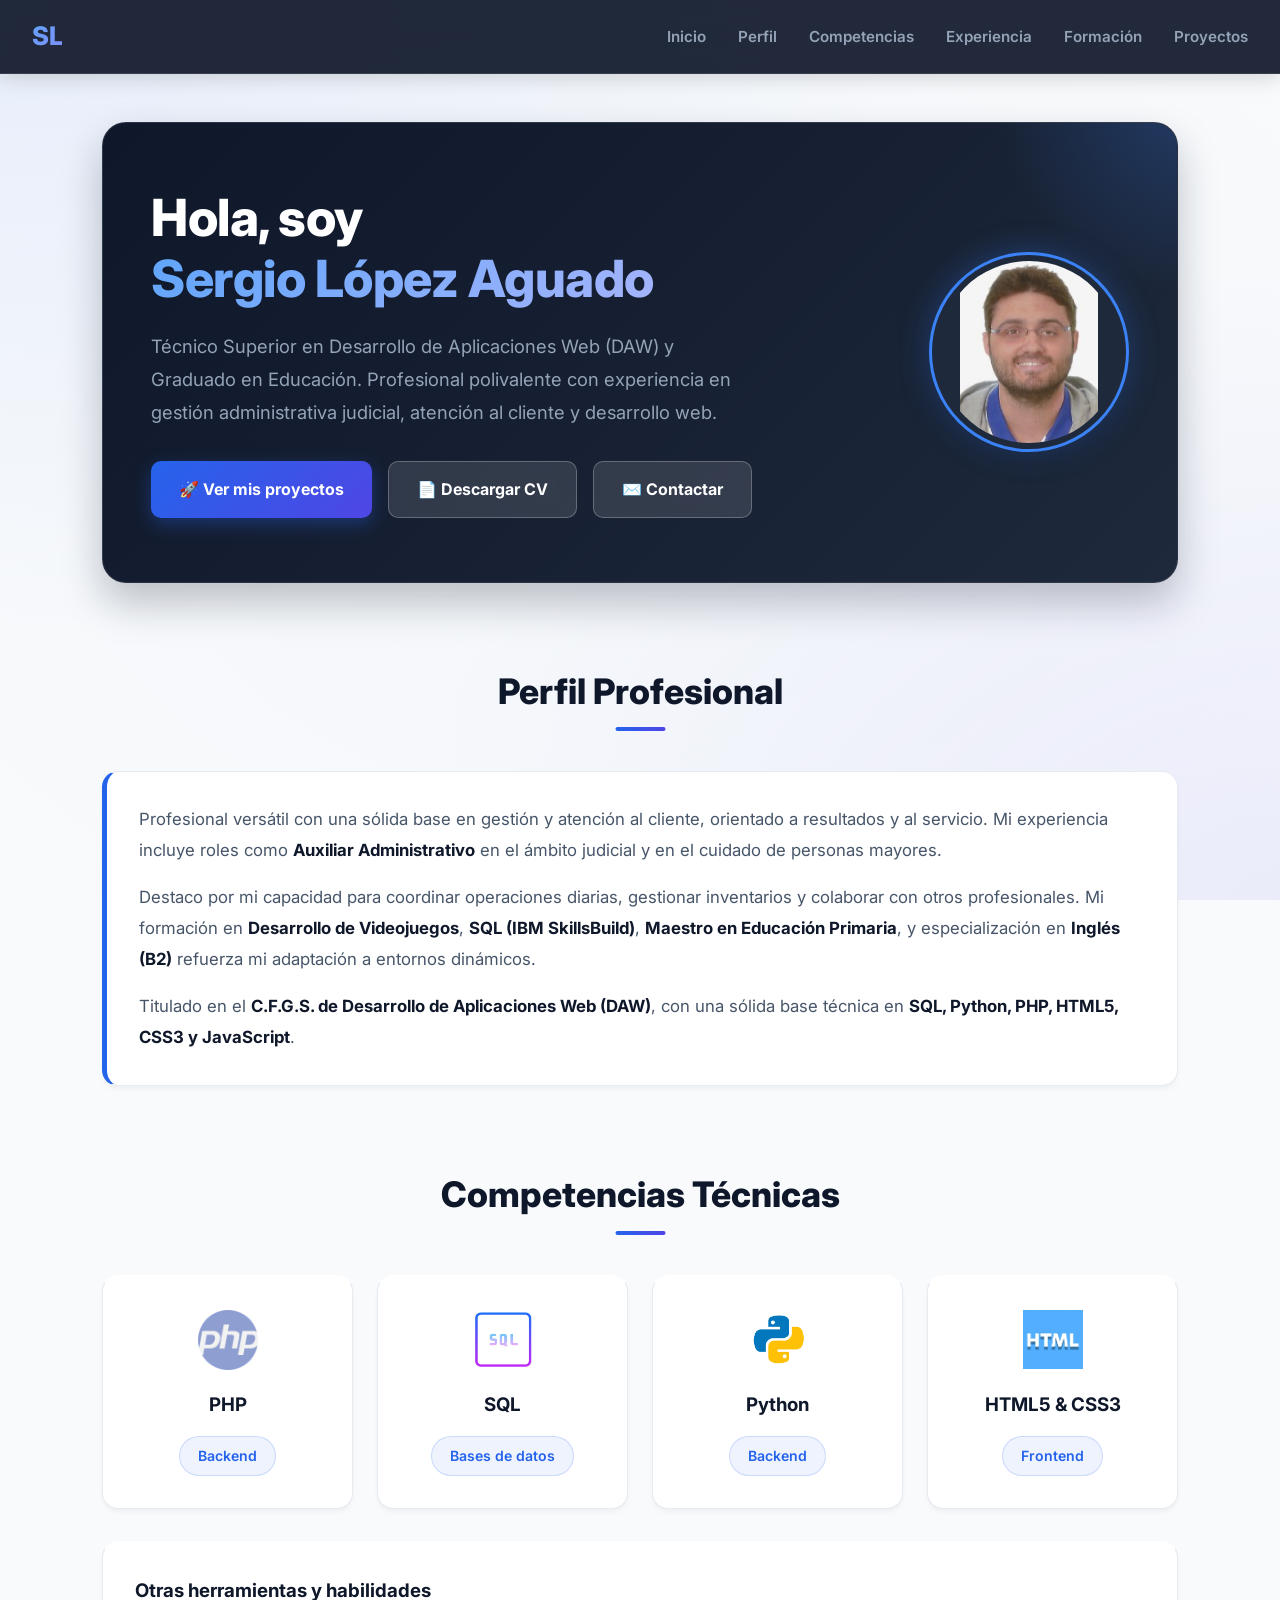
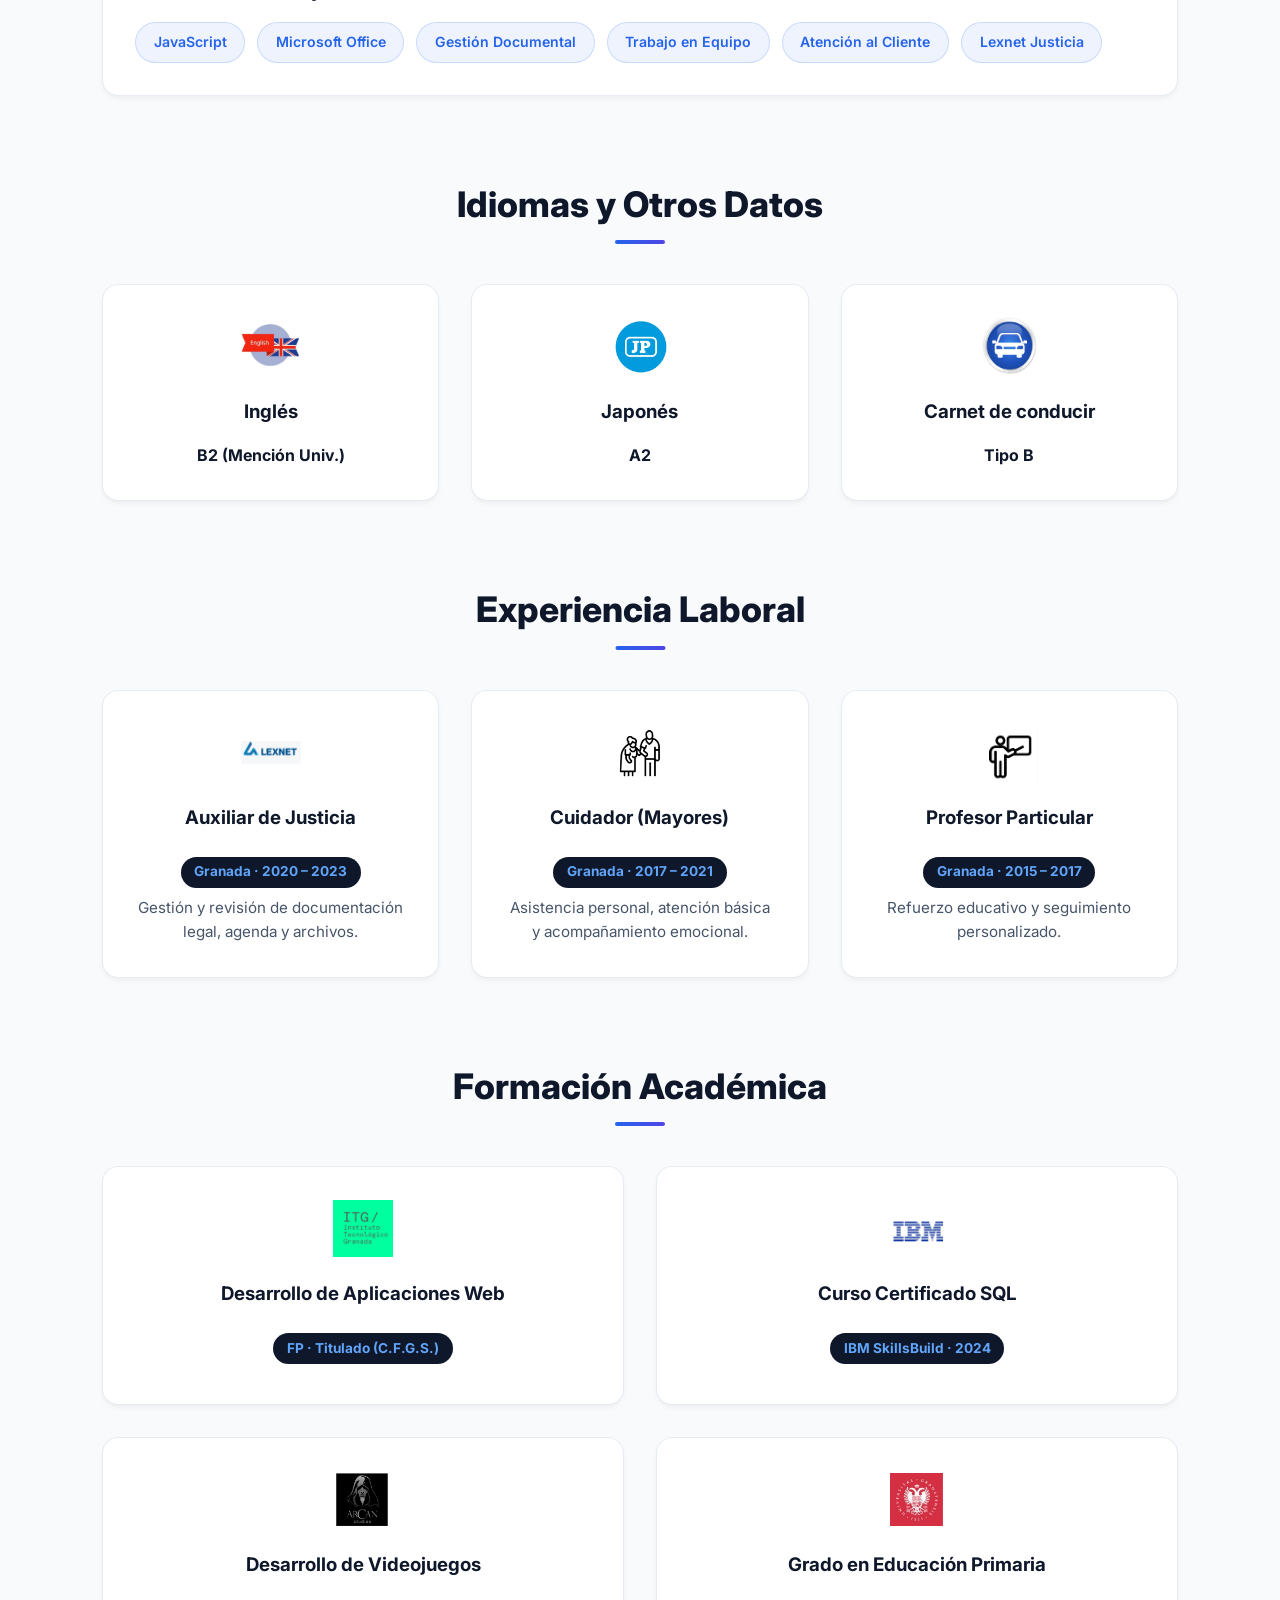
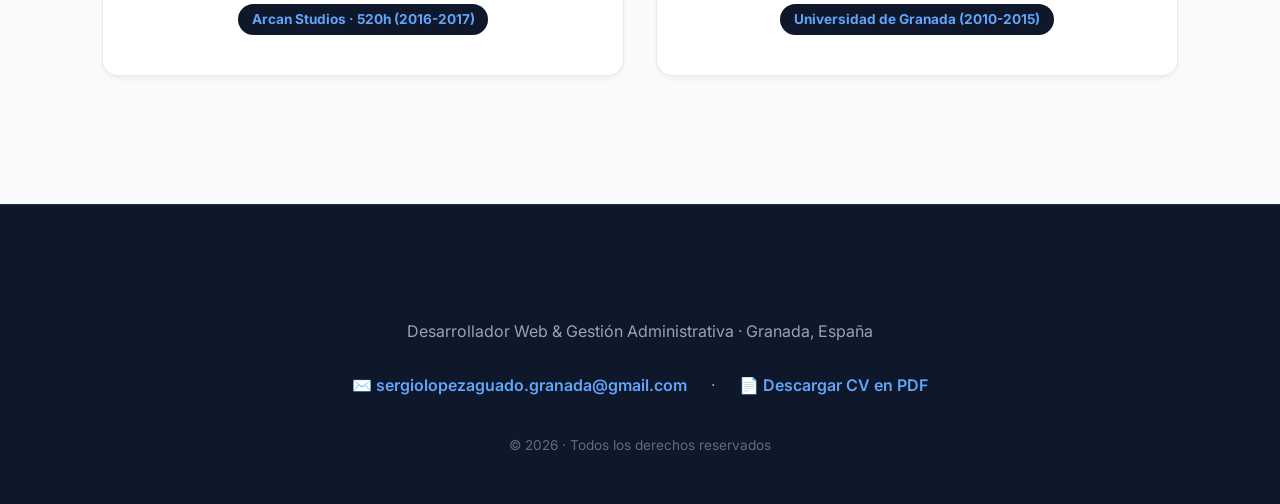
<file: index.html>
<!DOCTYPE html>
<html lang="es">

<head>
    <meta charset="UTF-8">
    <meta name="viewport" content="width=device-width, initial-scale=1.0">
    <title>Portfolio | Sergio López Aguado</title>
    <meta name="description"
        content="Currículum Vitae y Portfolio de Sergio López Aguado. Desarrollador Web y Gestión Administrativa.">
    <!-- Google Analytics (GA4) -->
    <script async src="https://www.googletagmanager.com/gtag/js?id=G-Y1JH2H4H5H"></script>
    <script>
        window.dataLayer = window.dataLayer || [];
        function gtag() { dataLayer.push(arguments); }
        gtag('js', new Date());

        gtag('config', 'G-Y1JH2H4H5H');
    </script>
    <link rel="icon" type="image/svg+xml" href="assets/favicon.svg">
    <link rel="stylesheet" href="estilos.css">
    <script src="script.js" defer></script>
</head>

<body>
    <nav class="navbar">
        <a href="index.html" class="nav-brand">SL</a>
        <ul class="nav-links">
            <li><a href="#inicio">Inicio</a></li>
            <li><a href="#sobre-mi">Perfil</a></li>
            <li><a href="#competencias">Competencias</a></li>
            <li><a href="#experiencia">Experiencia</a></li>
            <li><a href="#formacion">Formación</a></li>
            <li><a href="proyectos.html">Proyectos</a></li>
        </ul>
    </nav>

    <main class="container">

        <!-- HERO MODERNO -->
        <section id="inicio" class="hero seccion">
            <div class="hero-texto">
                <h1>Hola, soy <br><span>Sergio López Aguado</span></h1>
                <p class="hero-descripcion">
                    Técnico Superior en Desarrollo de Aplicaciones Web (DAW) y Graduado en Educación. Profesional
                    polivalente con experiencia en gestión administrativa judicial, atención al cliente y desarrollo
                    web.
                </p>
                <div class="hero-actions" style="flex-wrap: wrap;">
                    <a href="proyectos.html" class="btn btn-primary btn-lg">🚀 Ver mis proyectos</a>
                    <a href="CV - Sergio López Aguado.pdf" download="CV - Sergio López Aguado.pdf"
                        class="btn btn-secondary btn-lg">📄 Descargar CV</a>
                    <a href="mailto:sergiolopezaguado.granada@gmail.com" class="btn btn-secondary btn-lg">✉️
                        Contactar</a>
                </div>
            </div>
            <div class="hero-imagen">
                <img src="assets/foto.jpg" alt="Foto de perfil de Sergio López Aguado">
            </div>
        </section>

        <!-- PERFIL PROFESIONAL -->
        <section id="sobre-mi" class="seccion">
            <h2 class="section-title">Perfil Profesional</h2>
            <div class="card">
                <p style="margin-bottom: 1rem;">
                    Profesional versátil con una sólida base en gestión y atención al cliente, orientado a resultados y
                    al servicio. Mi experiencia incluye roles como <strong>Auxiliar Administrativo</strong> en el ámbito
                    judicial y en el cuidado de personas mayores.
                </p>
                <p style="margin-bottom: 1rem;">
                    Destaco por mi capacidad para coordinar operaciones diarias, gestionar inventarios y colaborar con
                    otros profesionales. Mi formación en <strong>Desarrollo de Videojuegos</strong>, <strong>SQL (IBM
                        SkillsBuild)</strong>, <strong>Maestro en Educación Primaria</strong>, y especialización en
                    <strong>Inglés (B2)</strong> refuerza mi adaptación a entornos dinámicos.
                </p>
                <p>
                    Titulado en el <strong>C.F.G.S. de Desarrollo de Aplicaciones Web (DAW)</strong>, con una sólida
                    base técnica en <strong>SQL, Python, PHP, HTML5, CSS3 y JavaScript</strong>.
                </p>
            </div>
        </section>

        <!-- COMPETENCIAS -->
        <section id="competencias" class="seccion">
            <h2 class="section-title">Competencias Técnicas</h2>
            <div class="grid-4">
                <div class="card text-center">
                    <img src="assets/iconos/15.png" alt="PHP" class="card-icon">
                    <h3>PHP</h3>
                    <div class="badges-container" style="justify-content: center;"><span class="badge">Backend</span>
                    </div>
                </div>
                <div class="card text-center">
                    <img src="assets/iconos/9.png" alt="SQL" class="card-icon">
                    <h3>SQL</h3>
                    <div class="badges-container" style="justify-content: center;"><span class="badge">Bases de
                            datos</span></div>
                </div>
                <div class="card text-center">
                    <img src="assets/iconos/10.png" alt="Python" class="card-icon">
                    <h3>Python</h3>
                    <div class="badges-container" style="justify-content: center;"><span class="badge">Backend</span>
                    </div>
                </div>
                <div class="card text-center">
                    <img src="assets/iconos/11.png" alt="HTML" class="card-icon">
                    <h3>HTML5 & CSS3</h3>
                    <div class="badges-container" style="justify-content: center;"><span class="badge">Frontend</span>
                    </div>
                </div>
            </div>

            <div class="card" style="margin-top: 2rem;">
                <h3 style="margin-bottom: 1rem;">Otras herramientas y habilidades</h3>
                <div class="badges-container">
                    <span class="badge">JavaScript</span>
                    <span class="badge">Microsoft Office</span>
                    <span class="badge">Gestión Documental</span>
                    <span class="badge">Trabajo en Equipo</span>
                    <span class="badge">Atención al Cliente</span>
                    <span class="badge">Lexnet Justicia</span>
                </div>
            </div>
        </section>

        <!-- IDIOMAS Y VEHÍCULO -->
        <section class="seccion">
            <h2 class="section-title">Idiomas y Otros Datos</h2>
            <div class="grid-3">
                <div class="card text-center">
                    <img src="assets/iconos/12.png" alt="Inglés" class="card-icon">
                    <h3>Inglés</h3>
                    <p><strong>B2 (Mención Univ.)</strong></p>
                </div>
                <div class="card text-center">
                    <img src="assets/iconos/13.png" alt="Japonés" class="card-icon">
                    <h3>Japonés</h3>
                    <p><strong>A2</strong></p>
                </div>
                <div class="card text-center">
                    <img src="assets/iconos/14.png" alt="Carnet" class="card-icon">
                    <h3>Carnet de conducir</h3>
                    <p><strong>Tipo B</strong></p>
                </div>
            </div>
        </section>

        <!-- EXPERIENCIA LABORAL -->
        <section id="experiencia" class="seccion">
            <h2 class="section-title">Experiencia Laboral</h2>
            <div class="grid-3">
                <div class="card text-center">
                    <img src="assets/iconos/8.png" alt="Auxiliar administrativo" class="card-icon">
                    <h3>Auxiliar de Justicia</h3>
                    <p class="timeline-date">Granada · 2020 – 2023</p>
                    <p class="timeline-desc">Gestión y revisión de documentación legal, agenda y archivos.</p>
                </div>
                <div class="card text-center">
                    <img src="assets/iconos/2.png" alt="Cuidador" class="card-icon">
                    <h3>Cuidador (Mayores)</h3>
                    <p class="timeline-date">Granada · 2017 – 2021</p>
                    <p class="timeline-desc">Asistencia personal, atención básica y acompañamiento emocional.</p>
                </div>
                <div class="card text-center">
                    <img src="assets/iconos/3.png" alt="Profesor" class="card-icon">
                    <h3>Profesor Particular</h3>
                    <p class="timeline-date">Granada · 2015 – 2017</p>
                    <p class="timeline-desc">Refuerzo educativo y seguimiento personalizado.</p>
                </div>
            </div>
        </section>

        <!-- FORMACIÓN -->
        <section id="formacion" class="seccion">
            <h2 class="section-title">Formación Académica</h2>
            <div class="grid-2">
                <div class="card text-center">
                    <img src="assets/iconos/7.png" alt="ITG" class="card-icon">
                    <h3>Desarrollo de Aplicaciones Web</h3>
                    <p class="timeline-date">FP · Titulado (C.F.G.S.)</p>
                </div>
                <div class="card text-center">
                    <img src="assets/iconos/6.png" alt="Curso SQL IBM" class="card-icon">
                    <h3>Curso Certificado SQL</h3>
                    <p class="timeline-date">IBM SkillsBuild · 2024</p>
                </div>
                <div class="card text-center">
                    <img src="assets/iconos/4.png" alt="Videojuegos" class="card-icon">
                    <h3>Desarrollo de Videojuegos</h3>
                    <p class="timeline-date">Arcan Studios · 520h (2016-2017)</p>
                </div>
                <div class="card text-center">
                    <img src="assets/iconos/5.png" alt="Grado en Educación Primaria" class="card-icon">
                    <h3>Grado en Educación Primaria</h3>
                    <p class="timeline-date">Universidad de Granada (2010-2015)</p>
                </div>
            </div>
        </section>

    </main>

    <footer>
        <div class="footer-content">
            <h3>Sergio López Aguado</h3>
            <p>Desarrollador Web & Gestión Administrativa · Granada, España</p>
            <div class="footer-links">
                <a href="mailto:sergiolopezaguado.granada@gmail.com">✉️ sergiolopezaguado.granada@gmail.com</a>
                <span>·</span>
                <a href="CV - Sergio López Aguado.pdf" download="CV - Sergio López Aguado.pdf">📄 Descargar CV en PDF</a>
            </div>
            <p style="font-size: 0.85rem; opacity: 0.6; margin-top: 1rem;">© 2026 · Todos los derechos reservados</p>
        </div>
    </footer>

</body>

</html>
</file>
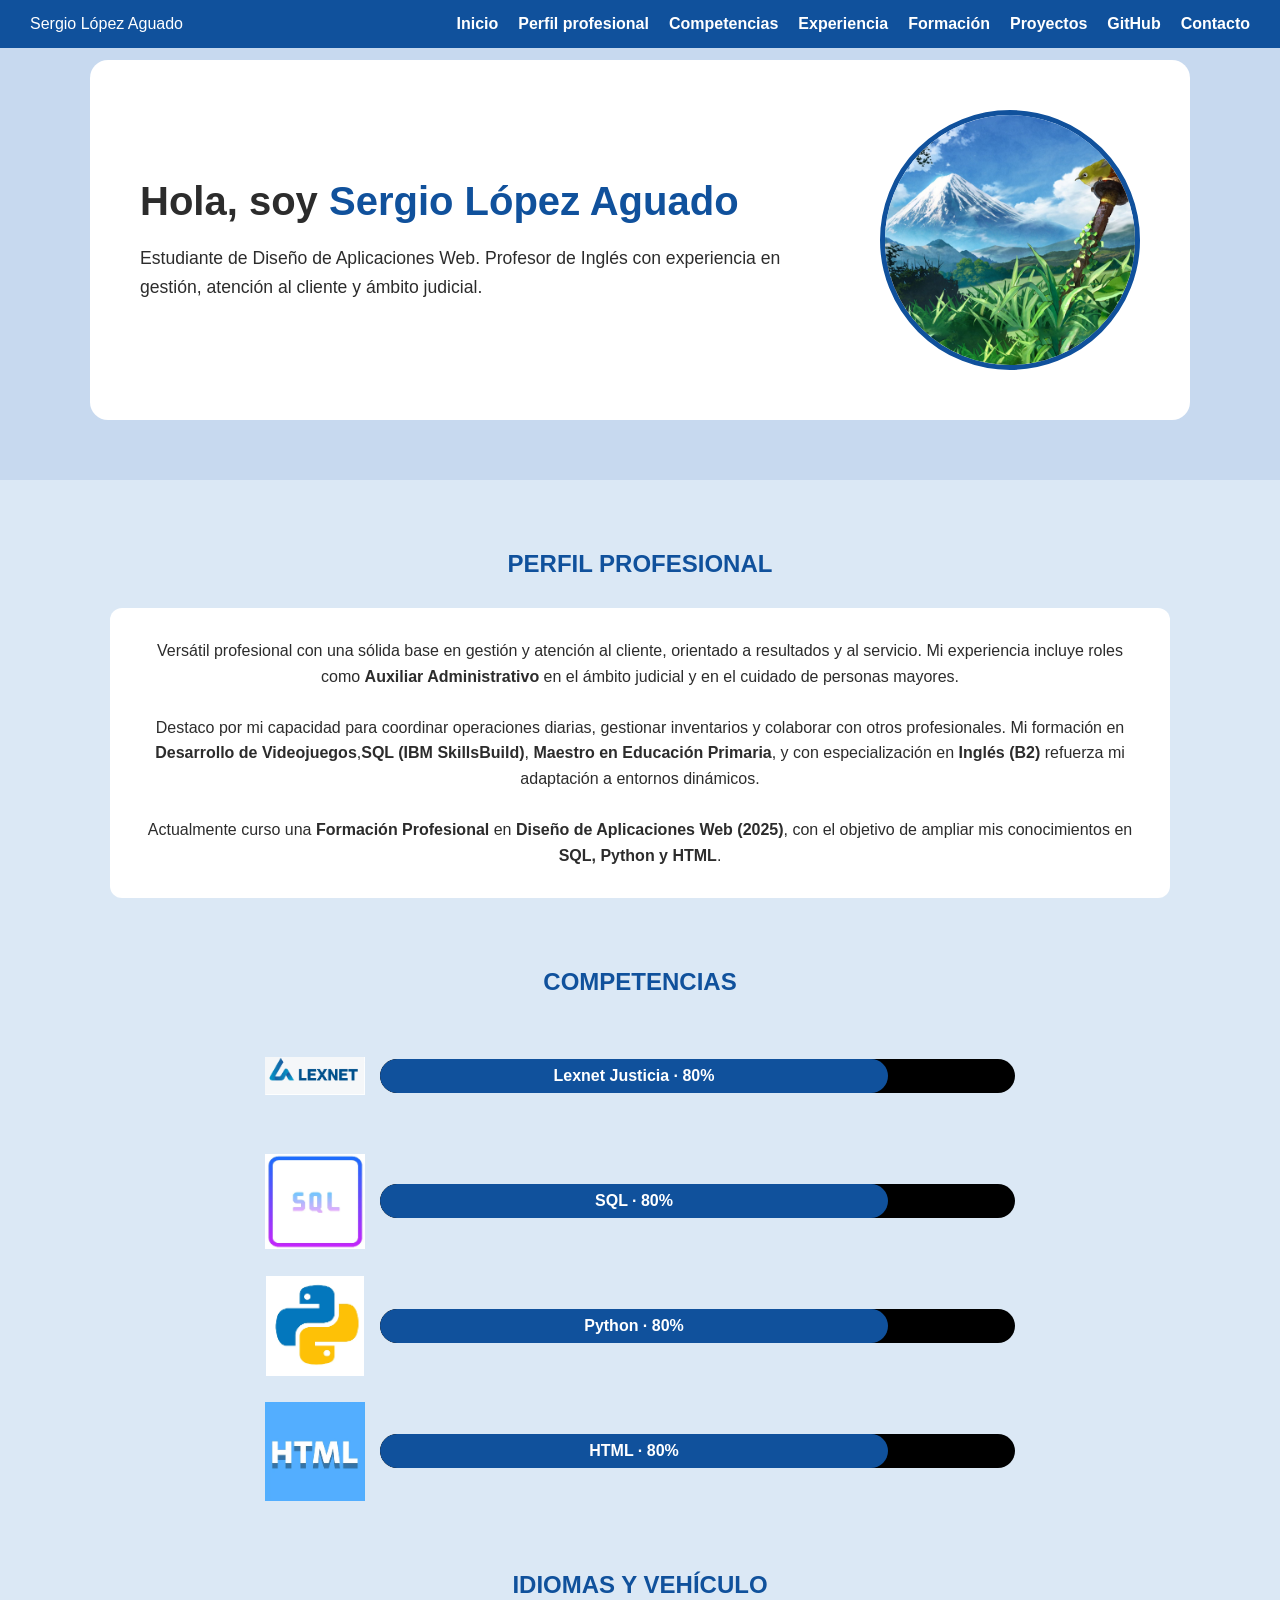
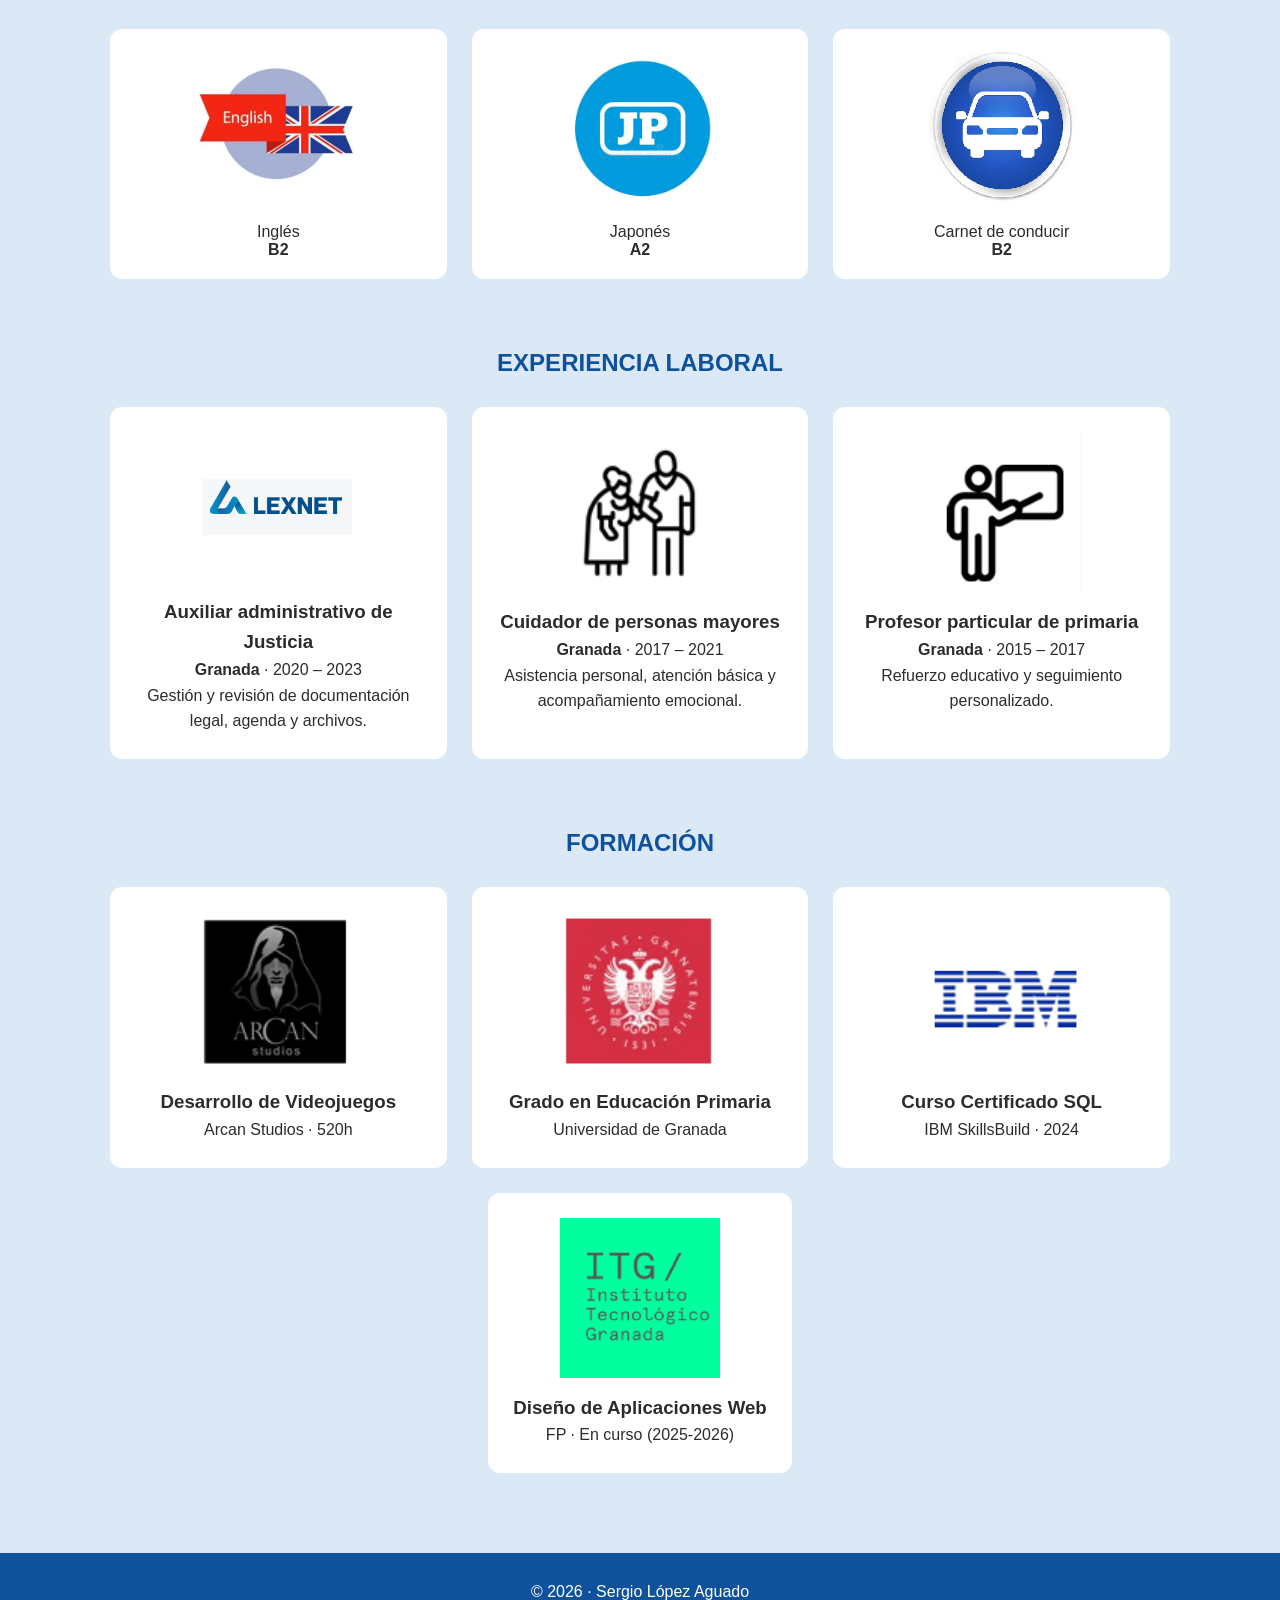
<file: web portfolio/index.html>
<!DOCTYPE html>
<html lang="es">
<head>
    <meta charset="UTF-8">
    <meta name="viewport" content="width=device-width, initial-scale=1.0">
    <title>Portfolio | Sergio López Aguado</title>
    <link rel="stylesheet" href="estilos.css">
</head>

<body>

<header>
    <nav class="barra_navegacion">
        <div class="logo">Sergio López Aguado</div>
        <ul class="menu">
            <li><a href="#inicio">Inicio</a></li>
            <li><a href="#sobre-mi">Perfil profesional</a></li>
            <li><a href="#competencias">Competencias</a></li>
            <li><a href="#experiencia">Experiencia</a></li>
            <li><a href="#formacion">Formación</a></li>
            <li><a href="proyectos.html">Proyectos</a></li>
            <li><a href="https://github.com/SergioLA7?tab=repositories" target="_blank">GitHub</a></li>
            <li><a href="contacto.html">Contacto</a></li>
        </ul>
    </nav>
</header>

<main>

    <!-- HERO MODERNO -->
    <section id="inicio" class="hero-card">
        <div class="hero-contenido">

            <div class="hero-texto">
                <h1>Hola, soy <span>Sergio López Aguado</span></h1>
                <p class="hero-descripcion">
                    Estudiante de Diseño de Aplicaciones Web.  
                    Profesor de Inglés con experiencia en gestión,
                    atención al cliente y ámbito judicial.
                </p>
            </div>

            <div class="hero-imagen">
                <div class="marco-imagen">
                    <img src="1.jpg" alt="Foto de perfil de Sergio López Aguado">
                </div>
            </div>

        </div>
    </section>

    <!-- PERFIL PROFESIONAL -->
    <section id="sobre-mi" class="seccion">
        <h2>Perfil profesional</h2>

        <div class="sobre-mi">
            <p>
                Versátil profesional con una sólida base en gestión y atención al cliente,
                orientado a resultados y al servicio. Mi experiencia incluye roles como
                <strong>Auxiliar Administrativo</strong> en el ámbito judicial y en el cuidado de personas mayores.
            </p><br>

            <p>
                Destaco por mi capacidad para coordinar operaciones diarias, gestionar inventarios
                y colaborar con otros profesionales. Mi formación en <strong>Desarrollo de Videojuegos</strong>,<strong>SQL (IBM SkillsBuild)</strong>,<strong> Maestro en Educación Primaria</strong>,
                y  con especialización en <strong>Inglés (B2)</strong> refuerza
                mi adaptación a entornos dinámicos.
            </p><br>

            <p>
                Actualmente curso una <strong>Formación Profesional</strong> en <strong>Diseño de Aplicaciones Web (2025)</strong>,
                con el objetivo de ampliar mis conocimientos en <strong>SQL, Python y HTML</strong>.
            </p>
        </div>
    </section>

    <!-- COMPETENCIAS -->
    <section id="competencias" class="seccion">
        <h2>Competencias</h2>

        <div class="competencias">

            <div class="competencia">
                <img src="iconos/8.png" alt="Lexnet">
                <div class="barra">
                    <div class="progreso">Lexnet Justicia · 80%</div>
                </div>
            </div>

            <div class="competencia">
                <img src="iconos/9.png" alt="SQL">
                <div class="barra">
                    <div class="progreso">SQL · 80%</div>
                </div>
            </div>

            <div class="competencia">
                <img src="iconos/10.png" alt="Python">
                <div class="barra">
                    <div class="progreso">Python · 80%</div>
                </div>
            </div>

            <div class="competencia">
                <img src="iconos/11.png" alt="HTML">
                <div class="barra">
                    <div class="progreso">HTML · 80%</div>
                </div>
            </div>

        </div>
    </section>

    <!-- IDIOMAS Y VEHÍCULO -->
    <section class="seccion">
        <h2>Idiomas y vehículo</h2>

        <div class="idiomas-grid">

            <div class="idioma-card">
                <img src="iconos/12.png" alt="Inglés">
                <p align="center">Inglés<br><strong>B2</strong></p>
            </div>

            <div class="idioma-card">
                <img src="iconos/13.png" alt="Japonés">
                <p align="center">Japonés<br><strong>A2</strong></p>
            </div>

            <div class="idioma-card">
                <img src="iconos/14.png" alt="Carnet">
                <p align="center">Carnet de conducir<br><strong>B2</strong></p>
            </div>

        </div>
    </section>

    <!-- EXPERIENCIA LABORAL -->
    <section id="experiencia" class="seccion">
        <h2>Experiencia laboral</h2>

        <div class="cards cards-3">

            <div class="card">
                <img src="iconos/8.png" alt="Auxiliar administrativo" class="card-img card-img-lg">
                <h3 align="center">Auxiliar administrativo de Justicia</h3>
                <p align="center"><strong>Granada</strong> · 2020 – 2023</p>
                <p align="center">Gestión y revisión de documentación legal, agenda y archivos.</p>
            </div>

            <div class="card">
                <img src="iconos/2.png" alt="Cuidador" class="card-img">
                <h3 align="center">Cuidador de personas mayores</h3>
                <p align="center"><strong>Granada</strong> · 2017 – 2021</p>
                <p align="center">Asistencia personal, atención básica y acompañamiento emocional.</p>
            </div>

            <div class="card">
                <img src="iconos/3.png" alt="Profesor" class="card-img">
                <h3 align="center">Profesor particular de primaria</h3>
                <p align="center"><strong>Granada</strong> · 2015 – 2017</p>
                <p align="center">Refuerzo educativo y seguimiento personalizado.</p>
            </div>

        </div>
    </section>

    <!-- FORMACIÓN -->
    <section id="formacion" class="seccion">
        <h2>Formación</h2>

        <div class="cards cards-2x2">

            <div class="card">
                <img src="iconos/4.png" alt="Auxiliar administrativo" class="card-img">
                <h3 align="center">Desarrollo de Videojuegos</h3>
                <p align="center">Arcan Studios · 520h</p>
            </div>

            <div class="card">
                <img src="iconos/5.png" alt="Grado en Educación Primaria" class="card-img">
                <h3 align="center">Grado en Educación Primaria</h3>
                <p align="center">Universidad de Granada</p>
            </div>

            <div class="card">
                <img src="iconos/6.png" alt="Curso SQL IBM" class="card-img">
                <h3 align="center">Curso Certificado SQL</h3>
                <p align="center">IBM SkillsBuild · 2024</p>
            </div>

            <div class="card card-center">
                <img src="iconos/7.png" alt="ITG" class="card-img">
                <h3 align="center">Diseño de Aplicaciones Web</h3>
                <p align="center">FP · En curso (2025-2026)</p>
            </div>

        </div>
    </section>

</main>

<footer>
    <p>© 2026 · Sergio López Aguado</p>
</footer>

</body>
</html>
</file>
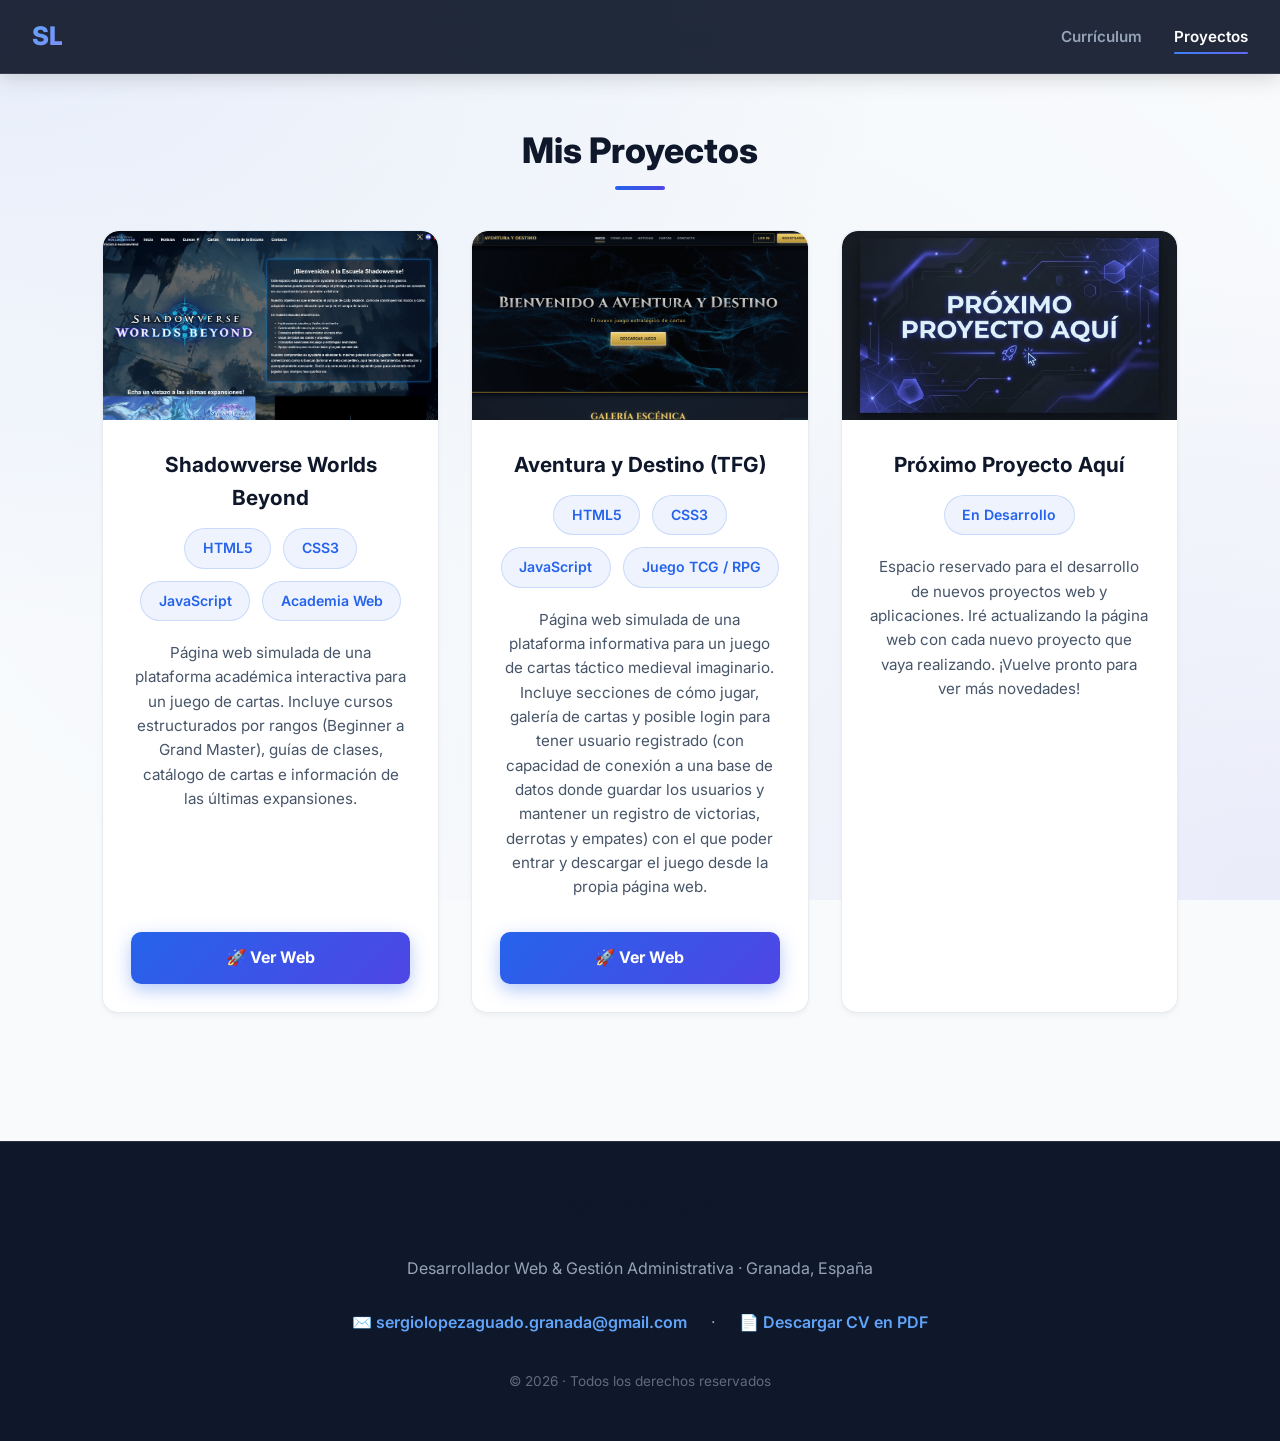
<file: proyectos.html>
<!DOCTYPE html>
<html lang="es">

<head>
    <meta charset="UTF-8">
    <meta name="viewport" content="width=device-width, initial-scale=1.0">
    <title>Proyectos - Sergio López Aguado</title>
    <meta name="description" content="Portfolio y proyectos de desarrollo web de Sergio López Aguado.">
    <!-- Google Analytics (GA4) -->
    <script async src="https://www.googletagmanager.com/gtag/js?id=G-Y1JH2H4H5H"></script>
    <script>
        window.dataLayer = window.dataLayer || [];
        function gtag() { dataLayer.push(arguments); }
        gtag('js', new Date());

        gtag('config', 'G-Y1JH2H4H5H');
    </script>
    <link rel="icon" type="image/svg+xml" href="assets/favicon.svg">
    <link rel="stylesheet" href="estilos.css">
    <script src="script.js" defer></script>
</head>

<body>
    <nav class="navbar">
        <a href="index.html" class="nav-brand">SL</a>
        <ul class="nav-links">
            <li><a href="index.html">Currículum</a></li>
            <li><a href="proyectos.html" class="active">Proyectos</a></li>
        </ul>
    </nav>

    <main class="container">
        <h1 class="section-title">Mis Proyectos</h1>

        <div class="projects-grid">
            <!-- Proyecto 1: Shadowverse -->
            <article class="card project-card">
                <div class="project-image-wrapper">
                    <img src="assets/captura_web_SW.png" alt="Shadowverse Worlds Beyond" class="project-image">
                </div>
                <div class="project-content">
                    <h3>Shadowverse Worlds Beyond</h3>
                    <div class="badges-container">
                        <span class="badge">HTML5</span>
                        <span class="badge">CSS3</span>
                        <span class="badge">JavaScript</span>
                        <span class="badge">Academia Web</span>
                    </div>
                    <p class="project-desc">Página web simulada de una plataforma académica interactiva para un juego de
                        cartas. Incluye cursos
                        estructurados por rangos (Beginner a Grand Master), guías de clases, catálogo de cartas e
                        información de las últimas expansiones.</p>
                    <div class="project-actions">
                        <a href="https://shadowversewb.netlify.app/" class="btn btn-primary" target="_blank"
                            rel="noopener noreferrer">🚀 Ver Web</a>
                    </div>
                </div>
            </article>

            <!-- Proyecto 2: Aventura y Destino -->
            <article class="card project-card">
                <div class="project-image-wrapper">
                    <img src="assets/captura_web_AyD.png" alt="Aventura y Destino" class="project-image">
                </div>
                <div class="project-content">
                    <h3>Aventura y Destino (TFG)</h3>
                    <div class="badges-container">
                        <span class="badge">HTML5</span>
                        <span class="badge">CSS3</span>
                        <span class="badge">JavaScript</span>
                        <span class="badge">Juego TCG / RPG</span>
                    </div>
                    <p class="project-desc">Página web simulada de una plataforma informativa para un juego de cartas
                        táctico medieval imaginario. Incluye secciones de cómo jugar, galería de cartas y posible login
                        para tener usuario registrado (con capacidad de conexión a una base de datos donde guardar
                        los usuarios y mantener un registro de victorias, derrotas y empates) con el que poder
                        entrar y descargar el juego desde la propia página web.</p>
                    <div class="project-actions">
                        <a href="https://aventuraydestino.netlify.app/" class="btn btn-primary" target="_blank"
                            rel="noopener noreferrer">🚀 Ver Web</a>
                    </div>
                </div>
            </article>

            <!-- Proyecto 3: Próximo Proyecto -->
            <article class="card project-card">
                <div class="project-image-wrapper">
                    <img src="assets/proximo_proyecto.png" alt="Próximo Proyecto Aquí" class="project-image">
                </div>
                <div class="project-content">
                    <h3>Próximo Proyecto Aquí</h3>
                    <div class="badges-container">
                        <span class="badge">En Desarrollo</span>
                    </div>
                    <p class="project-desc">Espacio reservado para el desarrollo de nuevos proyectos web y aplicaciones.
                        Iré actualizando la página web con cada nuevo proyecto que vaya realizando.
                        ¡Vuelve pronto para ver más novedades!</p>
                </div>
            </article>
        </div>
    </main>

    <footer>
        <div class="footer-content">
            <h3>Sergio López Aguado</h3>
            <p>Desarrollador Web & Gestión Administrativa · Granada, España</p>
            <div class="footer-links">
                <a href="mailto:sergiolopezaguado.granada@gmail.com">✉️ sergiolopezaguado.granada@gmail.com</a>
                <span>·</span>
                <a href="CV_Sergio_Lopez_Aguado.pdf" download="CV_Sergio_Lopez_Aguado.pdf">📄 Descargar CV en PDF</a>
            </div>
            <p style="font-size: 0.85rem; opacity: 0.6; margin-top: 1rem;">© 2026 · Todos los derechos reservados</p>
        </div>
    </footer>
</body>

</html>
</file>
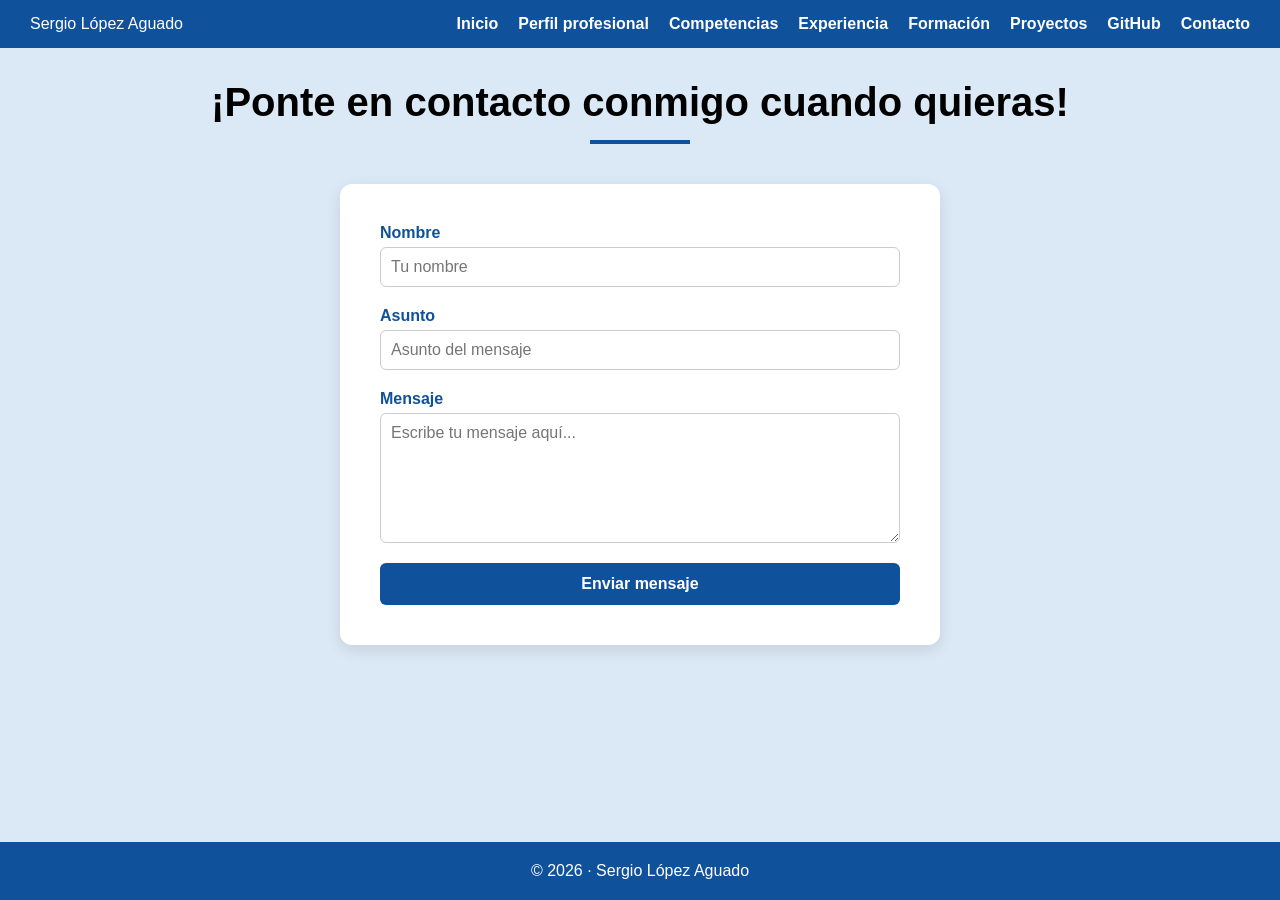
<file: web portfolio/contacto.html>
<!DOCTYPE html>
<html lang="es">
<head>
    <meta charset="UTF-8">
    <meta name="viewport" content="width=device-width, initial-scale=1.0">
    <title>Contacto | Sergio López Aguado</title>
    <link rel="stylesheet" href="estilos.css">
    <link rel="stylesheet" href="contacto.css">
</head>

<body>

<header>
    <nav class="barra_navegacion">
        <div class="logo">Sergio López Aguado</div>
        <ul class="menu">
            <li><a href="portfolio.html#inicio">Inicio</a></li>
            <li><a href="portfolio.html#sobre-mi">Perfil profesional</a></li>
            <li><a href="portfolio.html#competencias">Competencias</a></li>
            <li><a href="portfolio.html#experiencia">Experiencia</a></li>
            <li><a href="portfolio.html#formacion">Formación</a></li>
            <li><a href="proyectos.html">Proyectos</a></li>
            <li><a href="https://github.com/SergioLA7?tab=repositories" target="_blank">GitHub</a></li>
            <li><a href="contacto.html">Contacto</a></li>
        </ul>
    </nav>
</header>

<main class="contenedor-contacto">

    <h1 class="titulo-seccion">¡Ponte en contacto conmigo cuando quieras!</h1>

    <div class="formulario-contacto">
        <form id="form-contacto">
            <label for="nombre">Nombre</label>
            <input type="text" id="nombre" name="nombre" placeholder="Tu nombre" required>

            <label for="asunto">Asunto</label>
            <input type="text" id="asunto" name="asunto" placeholder="Asunto del mensaje" required>

            <label for="mensaje">Mensaje</label>
            <textarea id="mensaje" name="mensaje" placeholder="Escribe tu mensaje aquí..." rows="6" required></textarea>

            <button type="submit" class="boton-enviar">Enviar mensaje</button>
        </form>
    </div>

</main>

<footer>
    <p>© 2026 · Sergio López Aguado</p>
</footer>

<script>
    // Pop-up al enviar el formulario
    document.getElementById('form-contacto').addEventListener('submit', function(e) {
        e.preventDefault(); // Evita el envío real
        alert('¡Mensaje enviado correctamente!');
        this.reset(); // Limpia el formulario
    });
</script>

</body>
</html>
</file>
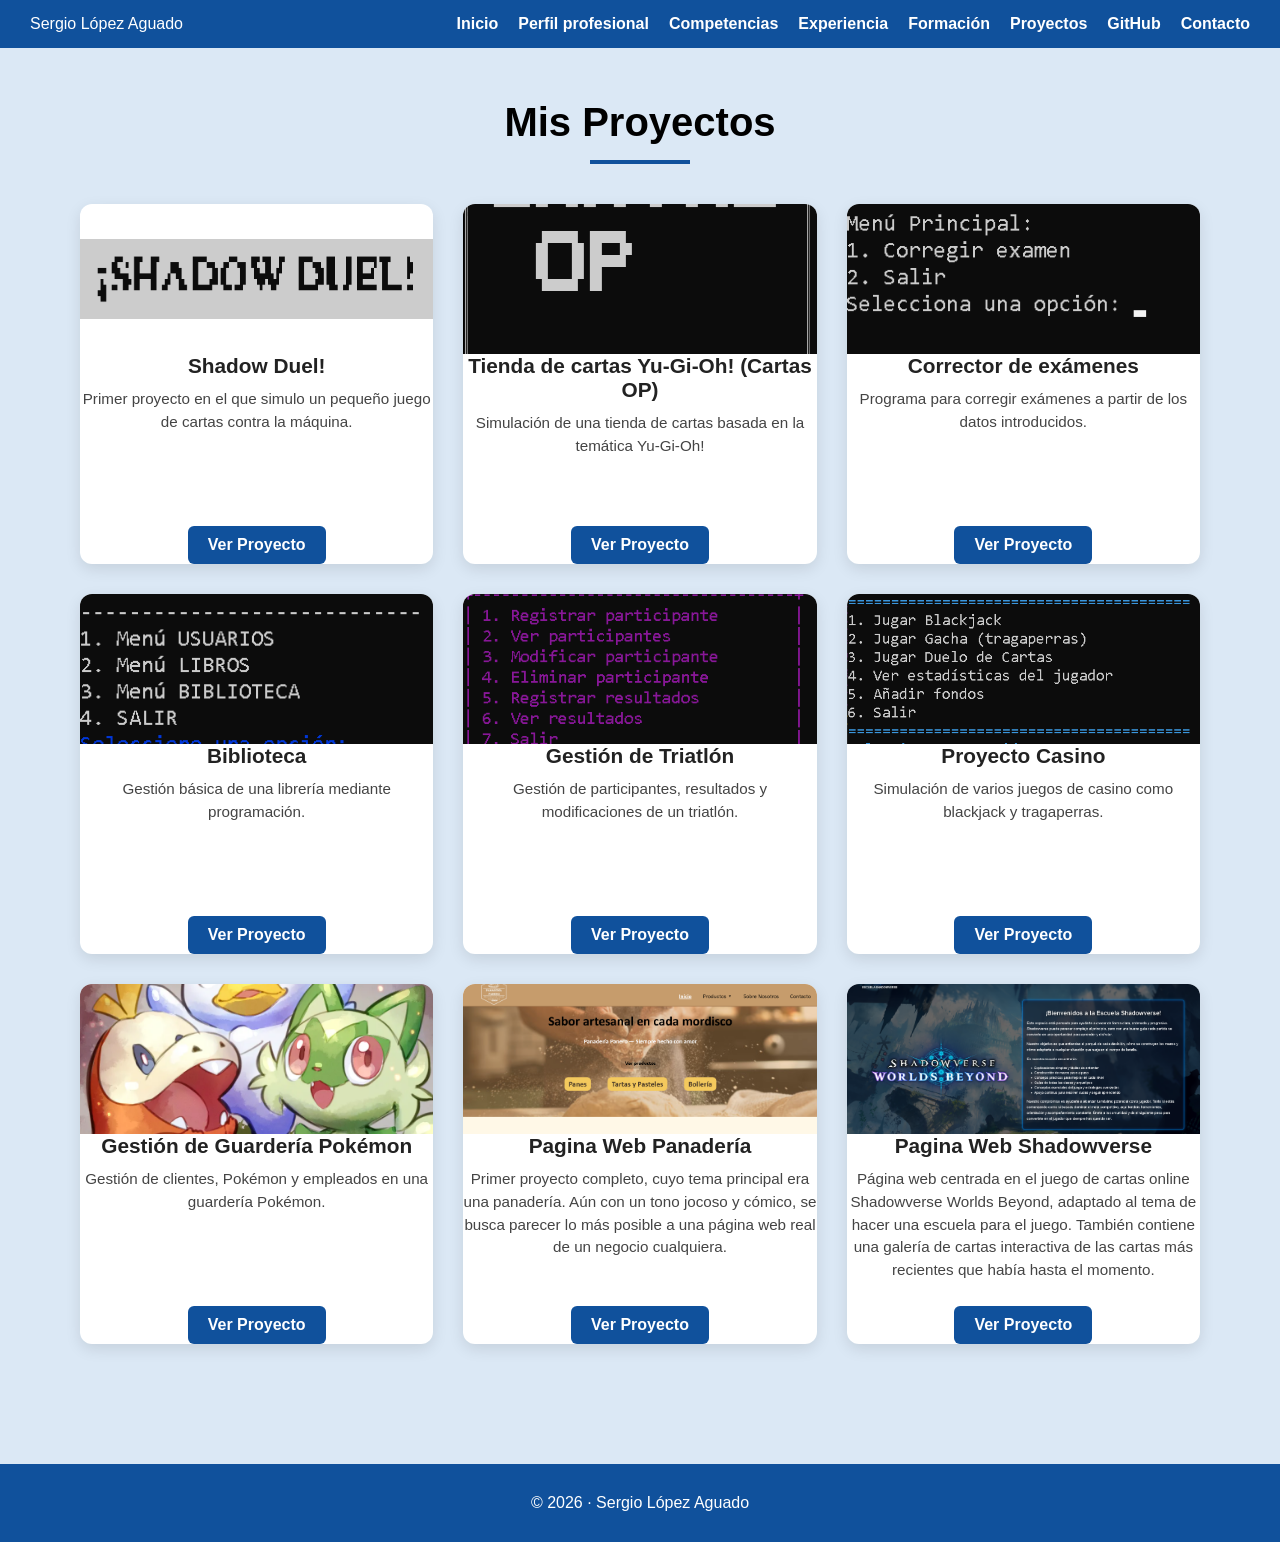
<file: web portfolio/proyectos.html>
<!DOCTYPE html>
<html lang="es">
<head>
    <meta charset="UTF-8">
    <meta name="viewport" content="width=device-width, initial-scale=1.0">
    <title>Mis Proyectos</title>
    <link rel="stylesheet" href="estilos.css">
    <link rel="stylesheet" href="proyectos.css">
</head>

<body>

<header>
    <nav class="barra_navegacion">
        <div class="logo">Sergio López Aguado</div>
        <ul class="menu">
            <li><a href="portfolio.html#inicio">Inicio</a></li>
            <li><a href="portfolio.html#sobre-mi">Perfil profesional</a></li>
            <li><a href="portfolio.html#competencias">Competencias</a></li>
            <li><a href="portfolio.html#experiencia">Experiencia</a></li>
            <li><a href="portfolio.html#formacion">Formación</a></li>
            <li><a href="proyectos.html">Proyectos</a></li>
            <li><a href="https://github.com/SergioLA7?tab=repositories" target="_blank">GitHub</a></li>
            <li><a href="contacto.html">Contacto</a></li>
        </ul>
    </nav>
</header>

<main class="contenedor-proyectos">

    <h1 class="titulo-seccion">Mis Proyectos</h1>

    <div class="grid-proyectos">

        <!-- Proyecto 1 -->
        <div class="proyecto">
            <div class="imagen-proyecto1">
                <img src="imagenesProyectos/duel.png" alt="Shadow Duel">
            </div>
            <h2 class="titulo-proyecto" align="center">Shadow Duel!</h2>
            <p class="descripcion-proyecto" align="center">
                Primer proyecto en el que simulo un pequeño juego de cartas contra la máquina.
            </p>
            <a href="https://github.com/SergioLA7/P01-shadow-duel" class="boton-proyecto" align="center">Ver Proyecto</a>
        </div>

        <!-- Proyecto 2 -->
        <div class="proyecto">
            <div class="imagen-proyecto2">
                <img src="imagenesProyectos/OP.png" alt="Cartas OP">
            </div>
            <h2 class="titulo-proyecto" align="center">Tienda de cartas Yu-Gi-Oh! (Cartas OP)</h2>
            <p class="descripcion-proyecto" align="center">
                Simulación de una tienda de cartas basada en la temática Yu-Gi-Oh!
            </p>
            <a href="https://github.com/SergioLA7/P02---Cartas-OP" class="boton-proyecto" align="center">Ver Proyecto</a>
        </div>

        <!-- Proyecto 3 -->
        <div class="proyecto">
            <div class="imagen-proyecto">
                <img src="imagenesProyectos/corrector.png" alt="Corrector de exámenes">
            </div>
            <h2 class="titulo-proyecto" align="center">Corrector de exámenes</h2>
            <p class="descripcion-proyecto" align="center">
                Programa para corregir exámenes a partir de los datos introducidos.
            </p>
            <a href="https://github.com/SergioLA7/P03---Corrector-ex-menes" class="boton-proyecto" align="center">Ver Proyecto</a>
        </div>

        <!-- Proyecto 4 -->
        <div class="proyecto">
            <div class="imagen-proyecto">
                <img src="imagenesProyectos/biblioteca.png" alt="Biblioteca">
            </div>
            <h2 class="titulo-proyecto" align="center">Biblioteca</h2>
            <p class="descripcion-proyecto" align="center">
                Gestión básica de una librería mediante programación.
            </p>
            <a href="https://github.com/SergioLA7/P04---Biblioteca" class="boton-proyecto" align="center">Ver Proyecto</a>
        </div>

        <!-- Proyecto 5 -->
        <div class="proyecto">
            <div class="imagen-proyecto">
                <img src="imagenesProyectos/triatlon.png" alt="Gestión de Triatlón">
            </div>
            <h2 class="titulo-proyecto" align="center">Gestión de Triatlón</h2>
            <p class="descripcion-proyecto" align="center">
                Gestión de participantes, resultados y modificaciones de un triatlón.
            </p>
            <a href="https://github.com/SergioLA7/P05---Gestor-Triatlon" class="boton-proyecto" align="center">Ver Proyecto</a>
        </div>

        <!-- Proyecto 6 -->
        <div class="proyecto">
            <div class="imagen-proyecto">
                <img src="imagenesProyectos/casino.png" alt="Proyecto Casino">
            </div>
            <h2 class="titulo-proyecto" align="center">Proyecto Casino</h2>
            <p class="descripcion-proyecto" align="center">
                Simulación de varios juegos de casino como blackjack y tragaperras.
            </p>
            <a href="https://github.com/SergioLA7/P06---PROYECTO-CASINO" class="boton-proyecto" align="center">Ver Proyecto</a>
        </div>

        <!-- Proyecto 7 -->
        <div class="proyecto">
            <div class="imagen-proyecto">
                <img src="imagenesProyectos/1.webp" alt="Guardería Pokémon">
            </div>
            <h2 class="titulo-proyecto" align="center">Gestión de Guardería Pokémon</h2>
            <p class="descripcion-proyecto" align="center">
                Gestión de clientes, Pokémon y empleados en una guardería Pokémon.
            </p>
            <a href="https://github.com/SergioLA7/P07---Guarder-a-Pok-mon" class="boton-proyecto" align="center">Ver Proyecto</a>
        </div>

        <!-- Proyecto 8 -->
        <div class="proyecto">
            <div class="imagen-proyecto">
                <img src="imagenesProyectos/panaderia.png" alt="Proyecto 8">
            </div>
            <h2 class="titulo-proyecto" align="center">Pagina Web Panadería</h2>
            <p class="descripcion-proyecto" align="center">
                Primer proyecto completo, cuyo tema principal era una panadería. Aún con un tono jocoso y cómico, se busca parecer lo más posible a una página web real de un negocio cualquiera.
            </p>
            <a href="#" class="boton-proyecto" align="center">Ver Proyecto</a>
        </div>

        <!-- Proyecto 9 -->
        <div class="proyecto">
            <div class="imagen-proyecto">
                <img src="imagenesProyectos/shadowverse.png" alt="Proyecto 9">
            </div>
            <h2 class="titulo-proyecto" align="center">Pagina Web Shadowverse</h2>
            <p class="descripcion-proyecto" align="center">
                Página web centrada en el juego de cartas online Shadowverse Worlds Beyond, adaptado al tema de hacer una escuela para el juego. También contiene una galería de cartas interactiva de las cartas más recientes que había hasta el momento.
            </p>
            <a href="#" class="boton-proyecto" align="center">Ver Proyecto</a>
        </div>

    </div>
</main>

<footer>
    <p>© 2026 · Sergio López Aguado</p>
</footer>

</body>
</html>
</file>
<file: estilos.css>
/* estilos.css - Modern Tech Slate & Indigo Theme 2026 */
@import url('https://fonts.googleapis.com/css2?family=Inter:wght@300;400;500;600;700;800&display=swap');

:root {
  --bg-color: #f8fafc;
  --bg-dark: #0f172a;
  --bg-dark-card: #1e293b;
  --text-primary: #0f172a;
  --text-secondary: #475569;
  --text-muted: #64748b;
  --primary-color: #2563eb;
  --primary-hover: #1d4ed8;
  --accent-color: #4f46e5;
  --accent-blue: #3b82f6;
  --accent-glow: rgba(37, 99, 235, 0.25);

  --card-bg: #ffffff;
  --glass-bg: rgba(255, 255, 255, 0.85);
  --glass-border: rgba(226, 232, 240, 0.8);
  --border-radius: 16px;
  --transition: all 0.3s cubic-bezier(0.4, 0, 0.2, 1);

  --shadow-sm: 0 4px 6px -1px rgba(0, 0, 0, 0.04), 0 2px 4px -1px rgba(0, 0, 0, 0.02);
  --shadow-md: 0 10px 20px -3px rgba(15, 23, 42, 0.08), 0 4px 6px -2px rgba(15, 23, 42, 0.04);
  --shadow-hover: 0 20px 30px -5px rgba(37, 99, 235, 0.15), 0 10px 15px -5px rgba(15, 23, 42, 0.08);
}

* {
  margin: 0;
  padding: 0;
  box-sizing: border-box;
}

html {
  scroll-behavior: smooth;
}

body {
  font-family: 'Inter', sans-serif;
  background-color: var(--bg-color);
  background-image:
    radial-gradient(at 0% 0%, rgba(37, 99, 235, 0.08) 0px, transparent 50%),
    radial-gradient(at 100% 100%, rgba(79, 70, 229, 0.08) 0px, transparent 50%),
    radial-gradient(at 50% 50%, rgba(241, 245, 249, 0.5) 0px, transparent 100%);
  background-attachment: fixed;
  color: var(--text-primary);
  line-height: 1.6;
  min-height: 100vh;
}

/* Navbar (Sticky Glassmorphism Dark/Light Mix) */
.navbar {
  position: sticky;
  top: 0;
  z-index: 1000;
  background: rgba(15, 23, 42, 0.92);
  backdrop-filter: blur(12px);
  -webkit-backdrop-filter: blur(12px);
  border-bottom: 1px solid rgba(255, 255, 255, 0.1);
  padding: 1rem 2rem;
  display: flex;
  justify-content: space-between;
  align-items: center;
  box-shadow: 0 4px 20px rgba(0, 0, 0, 0.15);
}

.nav-brand {
  font-weight: 800;
  font-size: 1.6rem;
  color: white;
  text-decoration: none;
  letter-spacing: -0.5px;
  background: linear-gradient(135deg, #60a5fa, #818cf8);
  -webkit-background-clip: text;
  -webkit-text-fill-color: transparent;
}

.nav-links {
  list-style: none;
  display: flex;
  gap: 2rem;
}

.nav-links a {
  text-decoration: none;
  color: #94a3b8;
  font-weight: 600;
  font-size: 0.95rem;
  transition: var(--transition);
  position: relative;
  padding: 0.5rem 0;
}

.nav-links a:hover,
.nav-links a.active {
  color: #ffffff;
}

.nav-links a::after {
  content: '';
  position: absolute;
  width: 0;
  height: 2px;
  bottom: 0;
  left: 0;
  background: linear-gradient(90deg, #3b82f6, #6366f1);
  transition: var(--transition);
  border-radius: 2px;
}

.nav-links a:hover::after,
.nav-links a.active::after {
  width: 100%;
}

/* Layout */
.container {
  max-width: 1140px;
  margin: 0 auto;
  padding: 3rem 2rem;
}

/* Headers */
h1,
h2,
h3 {
  color: var(--text-primary);
  margin-bottom: 1rem;
}

.section-title {
  font-size: 2.2rem;
  font-weight: 800;
  margin-bottom: 2.5rem;
  text-align: center;
  position: relative;
  display: inline-block;
  left: 50%;
  transform: translateX(-50%);
  color: var(--bg-dark);
}

.section-title::after {
  content: '';
  display: block;
  width: 50px;
  height: 4px;
  background: linear-gradient(90deg, var(--primary-color), var(--accent-color));
  margin: 0.5rem auto 0 auto;
  border-radius: 2px;
}

/* Vertical Sections */
.seccion {
  margin-bottom: 5rem;
}

.seccion:last-child {
  margin-bottom: 0;
}

/* HERO SECTION (Dark Modern Banner) */
.hero {
  background: linear-gradient(135deg, #0f172a 0%, #1e293b 100%);
  border-radius: 24px;
  padding: 4rem 3rem;
  color: white;
  display: flex;
  align-items: center;
  justify-content: space-between;
  gap: 3rem;
  box-shadow: 0 20px 40px rgba(15, 23, 42, 0.25);
  border: 1px solid rgba(255, 255, 255, 0.1);
  position: relative;
  overflow: hidden;
}

.hero::before {
  content: '';
  position: absolute;
  top: -50%;
  right: -20%;
  width: 400px;
  height: 400px;
  background: radial-gradient(circle, rgba(59, 130, 246, 0.25) 0%, transparent 70%);
  pointer-events: none;
}

.hero-texto {
  flex: 1;
  z-index: 2;
}

.hero-texto h1 {
  font-size: 3.2rem;
  font-weight: 800;
  line-height: 1.2;
  color: white;
  margin-bottom: 1.25rem;
  letter-spacing: -0.5px;
}

.hero-texto h1 span {
  background: linear-gradient(135deg, #60a5fa 0%, #a5b4fc 100%);
  -webkit-background-clip: text;
  -webkit-text-fill-color: transparent;
}

.hero-descripcion {
  font-size: 1.15rem;
  color: #94a3b8;
  line-height: 1.8;
  margin-bottom: 2rem;
  max-width: 600px;
}

.hero-actions {
  display: flex;
  gap: 1rem;
}

.hero-imagen {
  flex-shrink: 0;
  display: flex;
  justify-content: center;
  align-items: center;
  z-index: 2;
}

/* CIRCULAR PROFILE PHOTO (CLEAN & UNCROPPED) */
.hero-imagen img {
  width: 200px;
  height: 200px;
  border-radius: 50%;
  object-fit: contain;
  background: var(--bg-dark-card);
  padding: 6px;
  border: 3px solid #3b82f6;
  box-shadow: 0 0 30px rgba(59, 130, 246, 0.35), 0 8px 20px rgba(0, 0, 0, 0.3);
  transition: var(--transition);
}

.hero-imagen img:hover {
  transform: scale(1.03);
  box-shadow: 0 0 45px rgba(59, 130, 246, 0.6), 0 15px 30px rgba(0, 0, 0, 0.4);
}

/* Cards System */
.card {
  background: var(--card-bg);
  border: 1px solid var(--glass-border);
  border-radius: var(--border-radius);
  padding: 2rem;
  box-shadow: var(--shadow-sm);
  transition: var(--transition);
  position: relative;
}

.card:hover {
  transform: translateY(-4px);
  box-shadow: var(--shadow-hover);
  border-color: rgba(37, 99, 235, 0.25);
}

/* Section Specific Styling for Contrast */
#sobre-mi .card {
  border-left: 5px solid var(--primary-color);
  background: #ffffff;
  font-size: 1.05rem;
  line-height: 1.85;
  color: var(--text-secondary);
}

#sobre-mi .card strong {
  color: var(--text-primary);
}

#competencias .card {
  background: #ffffff;
  border-top: 3px solid transparent;
}

#competencias .card:hover {
  border-top-color: var(--primary-color);
}

/* Badges */
.badges-container {
  display: flex;
  flex-wrap: wrap;
  gap: 0.75rem;
}

.badge {
  background: rgba(37, 99, 235, 0.08);
  color: var(--primary-color);
  padding: 0.5rem 1.1rem;
  border-radius: 9999px;
  font-size: 0.88rem;
  font-weight: 600;
  transition: var(--transition);
  border: 1px solid rgba(37, 99, 235, 0.18);
  display: inline-block;
}

.badge:hover {
  background: var(--primary-color);
  color: white;
  transform: scale(1.04);
  box-shadow: 0 4px 12px rgba(37, 99, 235, 0.3);
}

/* Buttons */
.btn {
  display: inline-flex;
  align-items: center;
  justify-content: center;
  gap: 0.6rem;
  padding: 0.85rem 1.75rem;
  border-radius: 10px;
  font-weight: 700;
  font-size: 1rem;
  text-decoration: none;
  transition: var(--transition);
  border: none;
  cursor: pointer;
}

.btn-primary {
  background: linear-gradient(135deg, var(--primary-color), var(--accent-color));
  color: white;
  box-shadow: 0 6px 18px rgba(37, 99, 235, 0.35);
}

.btn-primary:hover {
  transform: translateY(-2px);
  box-shadow: 0 8px 25px rgba(37, 99, 235, 0.45);
}

.btn-secondary {
  background: rgba(255, 255, 255, 0.12);
  color: #ffffff;
  border: 1px solid rgba(255, 255, 255, 0.25);
  backdrop-filter: blur(8px);
}

.btn-secondary:hover {
  background: rgba(255, 255, 255, 0.22);
  color: #ffffff;
  border-color: rgba(255, 255, 255, 0.5);
  transform: translateY(-2px);
}

.btn-lg {
  padding: 0.9rem 1.75rem;
  font-size: 1rem;
}

/* Grid Layouts */
.grid-3 {
  display: grid;
  grid-template-columns: repeat(3, 1fr);
  gap: 2rem;
}

.grid-2 {
  display: grid;
  grid-template-columns: repeat(2, 1fr);
  gap: 2rem;
}

.grid-4 {
  display: grid;
  grid-template-columns: repeat(4, 1fr);
  gap: 1.5rem;
}

/* Icons inside cards */
.card-icon {
  width: 60px;
  height: 60px;
  margin: 0 auto 1.25rem auto;
  display: block;
  object-fit: contain;
}

.text-center {
  text-align: center;
}

.timeline-date {
  display: inline-block;
  font-size: 0.85rem;
  color: #60a5fa;
  font-weight: 700;
  margin-top: 0.5rem;
  margin-bottom: 0.5rem;
  background: var(--bg-dark);
  padding: 0.3rem 0.85rem;
  border-radius: 20px;
}

.timeline-desc {
  color: var(--text-secondary);
  font-size: 0.95rem;
  line-height: 1.6;
}

/* Projects Grid Layout */
.projects-grid {
  display: grid;
  grid-template-columns: repeat(3, 1fr);
  gap: 2rem;
}

.project-card {
  display: flex;
  flex-direction: column;
  padding: 0;
  overflow: hidden;
  height: 100%;
}

.project-image-wrapper {
  overflow: hidden;
  border-radius: var(--border-radius) var(--border-radius) 0 0;
  position: relative;
  aspect-ratio: 16 / 9;
}

.project-image {
  width: 100%;
  height: 100%;
  object-fit: cover;
  transition: transform 0.5s ease;
}

.project-card:hover .project-image {
  transform: scale(1.06);
}

.project-content {
  padding: 1.75rem;
  display: flex;
  flex-direction: column;
  flex-grow: 1;
  text-align: center;
}

.project-content h3 {
  font-size: 1.3rem;
  margin-bottom: 0.85rem;
  color: var(--bg-dark);
  text-align: center;
}

.project-content .badges-container {
  margin-top: 0;
  margin-bottom: 1.25rem;
  justify-content: center;
}

.project-desc {
  color: var(--text-secondary);
  font-size: 0.95rem;
  margin-bottom: 2rem;
  flex-grow: 1;
  line-height: 1.6;
  text-align: center;
}

/* CENTERED FULL-WIDTH BUTTON IN PROJECTS */
.project-actions {
  display: flex;
  justify-content: center;
  align-items: center;
  width: 100%;
  margin-top: auto;
}

.project-actions .btn {
  width: 100%;
  text-align: center;
  box-sizing: border-box;
}

/* Responsive Design */
@media (max-width: 992px) {
  .hero {
    flex-direction: column-reverse;
    text-align: center;
    padding: 3rem 2rem;
  }

  .hero-actions {
    justify-content: center;
  }

  .projects-grid {
    grid-template-columns: repeat(2, 1fr);
  }

  .grid-3 {
    grid-template-columns: repeat(2, 1fr);
  }

  .grid-4 {
    grid-template-columns: repeat(2, 1fr);
  }
}

@media (max-width: 768px) {

  .projects-grid,
  .grid-3,
  .grid-2,
  .grid-4 {
    grid-template-columns: 1fr;
  }

  .hero-texto h1 {
    font-size: 2.4rem;
  }

  .hero-imagen img {
    width: 200px;
    height: 200px;
  }

  .nav-links {
    gap: 1.2rem;
    font-size: 0.85rem;
  }

  .container {
    padding: 2rem 1rem;
  }
}

/* Scroll Reveal Animations */
.reveal-hidden {
  opacity: 0;
  transform: translateY(30px);
  transition: opacity 0.6s cubic-bezier(0.4, 0, 0.2, 1), transform 0.6s cubic-bezier(0.4, 0, 0.2, 1);
}

.reveal-visible {
  opacity: 1;
  transform: translateY(0);
}

/* Footer Contact Section */
footer {
  background: var(--bg-dark);
  color: #94a3b8;
  border-top: 1px solid rgba(255, 255, 255, 0.1);
  padding: 3rem 2rem;
  margin-top: 5rem;
}

footer a {
  color: #60a5fa;
  text-decoration: none;
  font-weight: 600;
  transition: var(--transition);
}

footer a:hover {
  color: #ffffff;
  text-decoration: underline;
}

.footer-content {
  max-width: 1140px;
  margin: 0 auto;
  display: flex;
  flex-direction: column;
  align-items: center;
  gap: 1.25rem;
  text-align: center;
}

.footer-links {
  display: flex;
  flex-wrap: wrap;
  gap: 1.5rem;
  justify-content: center;
  margin-top: 0.5rem;
}

/* Print Styles for PDF export */
@media print {
  body {
    background: white !important;
    color: black !important;
  }

  .navbar,
  .hero-actions,
  .btn,
  footer {
    display: none !important;
  }

  .hero {
    background: none !important;
    color: black !important;
    box-shadow: none !important;
    border: none !important;
    padding: 1rem 0 !important;
  }

  .hero-texto h1,
  .hero-texto h1 span {
    color: black !important;
    -webkit-text-fill-color: black !important;
  }

  .card {
    box-shadow: none !important;
    border: 1px solid #ccc !important;
    break-inside: avoid;
  }
}
</file>
<file: web portfolio/estilos.css>
/* ===============================
   RESET Y TIPOGRAFÍA
=============================== */
* {
    margin: 0;
    padding: 0;
    box-sizing: border-box;
    font-family: Arial, sans-serif;
}

html {
    scroll-padding-top: 80px; /* evita que el nav tape los anchors */
}

body {
    background-color: #dbe8f5;
    color: #2c2c2c;
}

/* ===============================
   NAV
=============================== */
.barra_navegacion {
    background-color: #10519c;
    color: white;
    display: flex;
    justify-content: space-between;
    padding: 15px 30px;

    position: fixed;
    top: 0;
    left: 0;
    width: 100%;
    z-index: 1000;
}

.menu {
    list-style: none;
    display: flex;
    gap: 20px;
}

.menu a {
    color: white;
    text-decoration: none;
    font-weight: bold;
}

/* ===============================
   HERO MODERNO
=============================== */
.hero-card {
    background-color: #c7d9ef;
    padding: 60px 20px;
}

.hero-contenido {
    max-width: 1100px;
    margin: auto;
    background: white;
    border-radius: 18px;
    padding: 50px;
    display: flex;
    gap: 40px;
    align-items: center;
}

/* Hero texto */
.hero-texto h1 {
    font-size: 2.5rem;
    margin-bottom: 20px;
}

.hero-texto span {
    color: #10519c;
}

.hero-descripcion {
    font-size: 1.1rem;
    line-height: 1.6;
}

/* Hero imagen */
.hero-imagen {
    display: flex;
    justify-content: center;
    align-items: center;
}

.marco-imagen {
    width: 260px;
    height: 260px;
    border-radius: 50%;
    overflow: hidden;
    border: 5px solid #10519c;
}

.marco-imagen img {
    width: 100%;
    height: 100%;
    object-fit: cover;
}

/* ===============================
   SECCIONES GENERALES
=============================== */
.seccion {
    max-width: 1100px;
    margin: 70px auto;
    padding: 0 20px;
}

.seccion h2 {
    text-align: center;
    text-transform: uppercase;
    color: #10519c;
    margin-bottom: 30px;
}

/* ===============================
   PERFIL PROFESIONAL
=============================== */
.sobre-mi {
    background: white;
    padding: 30px;
    border-radius: 12px;
    text-align: center;
    line-height: 1.6;
}

/* ===============================
   COMPETENCIAS
=============================== */
.competencias {
    max-width: 750px;
    margin: auto;
    display: grid;
    gap: 25px;
}

.competencia {
    display: flex;
    align-items: center;
    gap: 15px;
}

.competencia img {
    width: 100px;
    height: 100px;
    object-fit: contain;
}

.barra {
    flex: 1;
    background-color: #000;
    border-radius: 20px;
    overflow: hidden;
}

.progreso {
    width: 80%;
    background-color: #10519c;
    color: white;
    text-align: center;
    padding: 8px 0;
    border-radius: 20px;
    font-weight: bold;
}

/* ===============================
   IDIOMAS
=============================== */
.idiomas-grid {
    display: grid;
    grid-template-columns: repeat(auto-fit, minmax(180px, 1fr));
    gap: 25px;
    text-align: center;
}

.idioma-card {
    background: white;
    padding: 20px;
    border-radius: 12px;
}

.idioma-card img {
    width: 160px;
    height: 160px;
    object-fit: contain;
    margin-bottom: 10px;
}

/* ===============================
   TARJETAS (EXPERIENCIA Y FORMACIÓN)
=============================== */
.cards {
    display: grid;
    gap: 25px;
}

.cards-3 {
    grid-template-columns: repeat(auto-fit, minmax(280px, 1fr));
}

.cards-2x2 {
    grid-template-columns: repeat(auto-fit, minmax(300px, 1fr));
}

.card {
    background: white;
    padding: 25px;
    border-radius: 12px;
    line-height: 1.6;
}

/* ===============================
   FOOTER
=============================== */
footer {
    background-color: #10519c;
    color: white;
    text-align: center;
    padding: 30px;
    margin-top: 80px;
}

/* ===============================
   RESPONSIVE
=============================== */
@media (max-width: 768px) {
    .hero-contenido {
        flex-direction: column-reverse;
        text-align: center;
    }

    .hero-imagen {
        margin-bottom: 30px;
    }
}

/* ===============================
   IMÁGENES DE TARJETAS
=============================== */
.card-img {
    width: 160px;
    height: 160px;
    object-fit: cover;
    display: block;
    margin: 0 auto 15px;
}

.card-img-lg {
    width: 150px;
    height: 150px;
    object-fit: contain;
    background-color: #fff;
}

.card-center {
    grid-column: 1 / -1;
    justify-self: center;
}
</file>
<file: web portfolio/contacto.css>
/* ===============================
   CONTENEDOR GENERAL
=============================== */
html, body {
    height: 100%;
}

body {
    display: flex;
    flex-direction: column;
    min-height: 100vh;
}

main {
    flex: 1; /* fuerza que el main ocupe el espacio disponible */
}

/* ===============================
   CONTENEDOR CONTACTO
=============================== */
.contenedor-contacto {
    max-width: 900px;
    margin: 80px auto 40px;
    padding: 0 20px;
    text-align: center;
}

/* ===============================
   TÍTULO
=============================== */
.titulo-seccion {
    font-size: 2.5rem;
    color: #000;
    margin-bottom: 40px;
    position: relative;
}

.titulo-seccion::after {
    content: "";
    display: block;
    width: 100px;
    height: 4px;
    background-color: #10519c;
    margin: 15px auto;
}

/* ===============================
   FORMULARIO
=============================== */
.formulario-contacto {
    background-color: white;
    padding: 40px;
    border-radius: 12px;
    box-shadow: 0 5px 15px rgba(0,0,0,0.1);
    max-width: 600px;
    margin: 0 auto;
    text-align: left;
}

.formulario-contacto form {
    display: flex;
    flex-direction: column;
}

.formulario-contacto label {
    font-weight: bold;
    margin-bottom: 5px;
    color: #10519c;
}

.formulario-contacto input,
.formulario-contacto textarea {
    padding: 10px;
    margin-bottom: 20px;
    border-radius: 6px;
    border: 1px solid #ccc;
    font-size: 1rem;
    resize: vertical;
}

.formulario-contacto input:focus,
.formulario-contacto textarea:focus {
    outline: none;
    border-color: #10519c;
    box-shadow: 0 0 5px rgba(16,81,156,0.3);
}

/* BOTÓN */
.boton-enviar {
    margin-top: auto;
    padding: 12px 20px;
    background-color: #10519c;
    color: white;
    border: none;
    border-radius: 6px;
    font-weight: bold;
    font-size: 1rem;
    cursor: pointer;
    transition: background-color 0.3s ease;
}

.boton-enviar:hover {
    background-color: #0d3e7a;
}

/* ===============================
   FOOTER
=============================== */
footer {
    background-color: #10519c;
    color: white;
    text-align: center;
    padding: 20px 0;
    margin-top: auto; /* siempre pegado abajo */
}

/* ===============================
   RESPONSIVE
=============================== */
@media (max-width: 768px) {
    .titulo-seccion {
        font-size: 2rem;
    }

    .formulario-contacto {
        padding: 30px 20px;
    }
}
</file>
<file: web portfolio/proyectos.css>
/* ===============================
   CONTENEDOR GENERAL
=============================== */
.contenedor-proyectos {
    max-width: 1200px;
    margin: 0 auto;
    padding: 100px 40px 40px;
}

/* ===============================
   TÍTULO
=============================== */
.titulo-seccion {
    font-size: 2.5rem;
    color: #000;
    text-align: center;
    margin-bottom: 40px;
    position: relative;
}

.titulo-seccion::after {
    content: "";
    display: block;
    width: 100px;
    height: 4px;
    background-color: #10519c;
    margin: 15px auto;
}

/* ===============================
   GRID 3x3
=============================== */
.grid-proyectos {
    display: grid;
    grid-template-columns: repeat(3, 1fr);
    gap: 30px;
}

/* ===============================
   TARJETA PROYECTO
=============================== */
.proyecto {
    background-color: white;
    border-radius: 12px;
    overflow: hidden;
    box-shadow: 0 5px 15px rgba(0, 0, 0, 0.1);
    transition: transform 0.3s ease, box-shadow 0.3s ease;

    display: flex;
    flex-direction: column;
    height: 360px; /* altura equilibrada */
}

.proyecto:hover {
    transform: translateY(-10px);
    box-shadow: 0 15px 30px rgba(0, 0, 0, 0.25);
}

/* ===============================
   IMAGEN SUPERIOR (UNIFICADA)
=============================== */
.imagen-proyecto,
.imagen-proyecto2,
.imagen-proyecto3,
.imagen-proyecto4,
.imagen-proyecto5,
.imagen-proyecto6 {
    width: 100%;
    height: 150px;
    overflow: hidden;

    display: flex;
    justify-content: center;
    align-items: center;
}

.imagen-proyecto img,
.imagen-proyecto2 img,
.imagen-proyecto3 img,
.imagen-proyecto4 img,
.imagen-proyecto5 img,
.imagen-proyecto6 img {
    width: 100%;
    height: 100%;
    object-fit: cover;
    transition: transform 0.4s ease;
}

.proyecto:hover img {
    transform: scale(1.05);
}

/* ===============================
   IMAGEN PROYECTO 1 (CENTRADA COMPLETA)
=============================== */
.imagen-proyecto1 {
    width: 100%;
    height: 150px; /* altura más compacta */
    overflow: hidden;

    display: flex;
    justify-content: center; /* centrado horizontal */
    align-items: center;     /* centrado vertical */
    padding-top: 0;          /* elimina padding extra */
}

.imagen-proyecto1 img {
    max-width: 100%;
    max-height: 100%;
    object-fit: contain;      /* muestra toda la imagen */
    display: block;
    margin: 0 auto;
}

/* ===============================
   CONTENIDO
=============================== */
.contenido-proyecto {
    padding: 20px;
    text-align: center;

    display: flex;
    flex-direction: column;
    flex-grow: 1;
}

.titulo-proyecto {
    font-size: 1.3rem;
    margin-bottom: 10px;
    color: #222;
}

.descripcion-proyecto {
    font-size: 0.95rem;
    color: #444;
    line-height: 1.5;
    margin-bottom: 20px;
}

/* ===============================
   BOTÓN
=============================== */
.boton-proyecto {
    margin-top: auto;
    align-self: center;

    display: inline-block;
    padding: 10px 20px;
    background-color: #10519c;
    color: white;
    text-decoration: none;
    border-radius: 6px;
    font-weight: bold;
    transition: background-color 0.3s ease;
}

.boton-proyecto:hover {
    background-color: #0d3e7a;
}

/* ===============================
   RESPONSIVE
=============================== */
@media (max-width: 1024px) {
    .grid-proyectos {
        grid-template-columns: repeat(2, 1fr);
    }
}

@media (max-width: 768px) {
    .grid-proyectos {
        grid-template-columns: 1fr;
    }

    .titulo-seccion {
        font-size: 2rem;
    }
}
</file>
